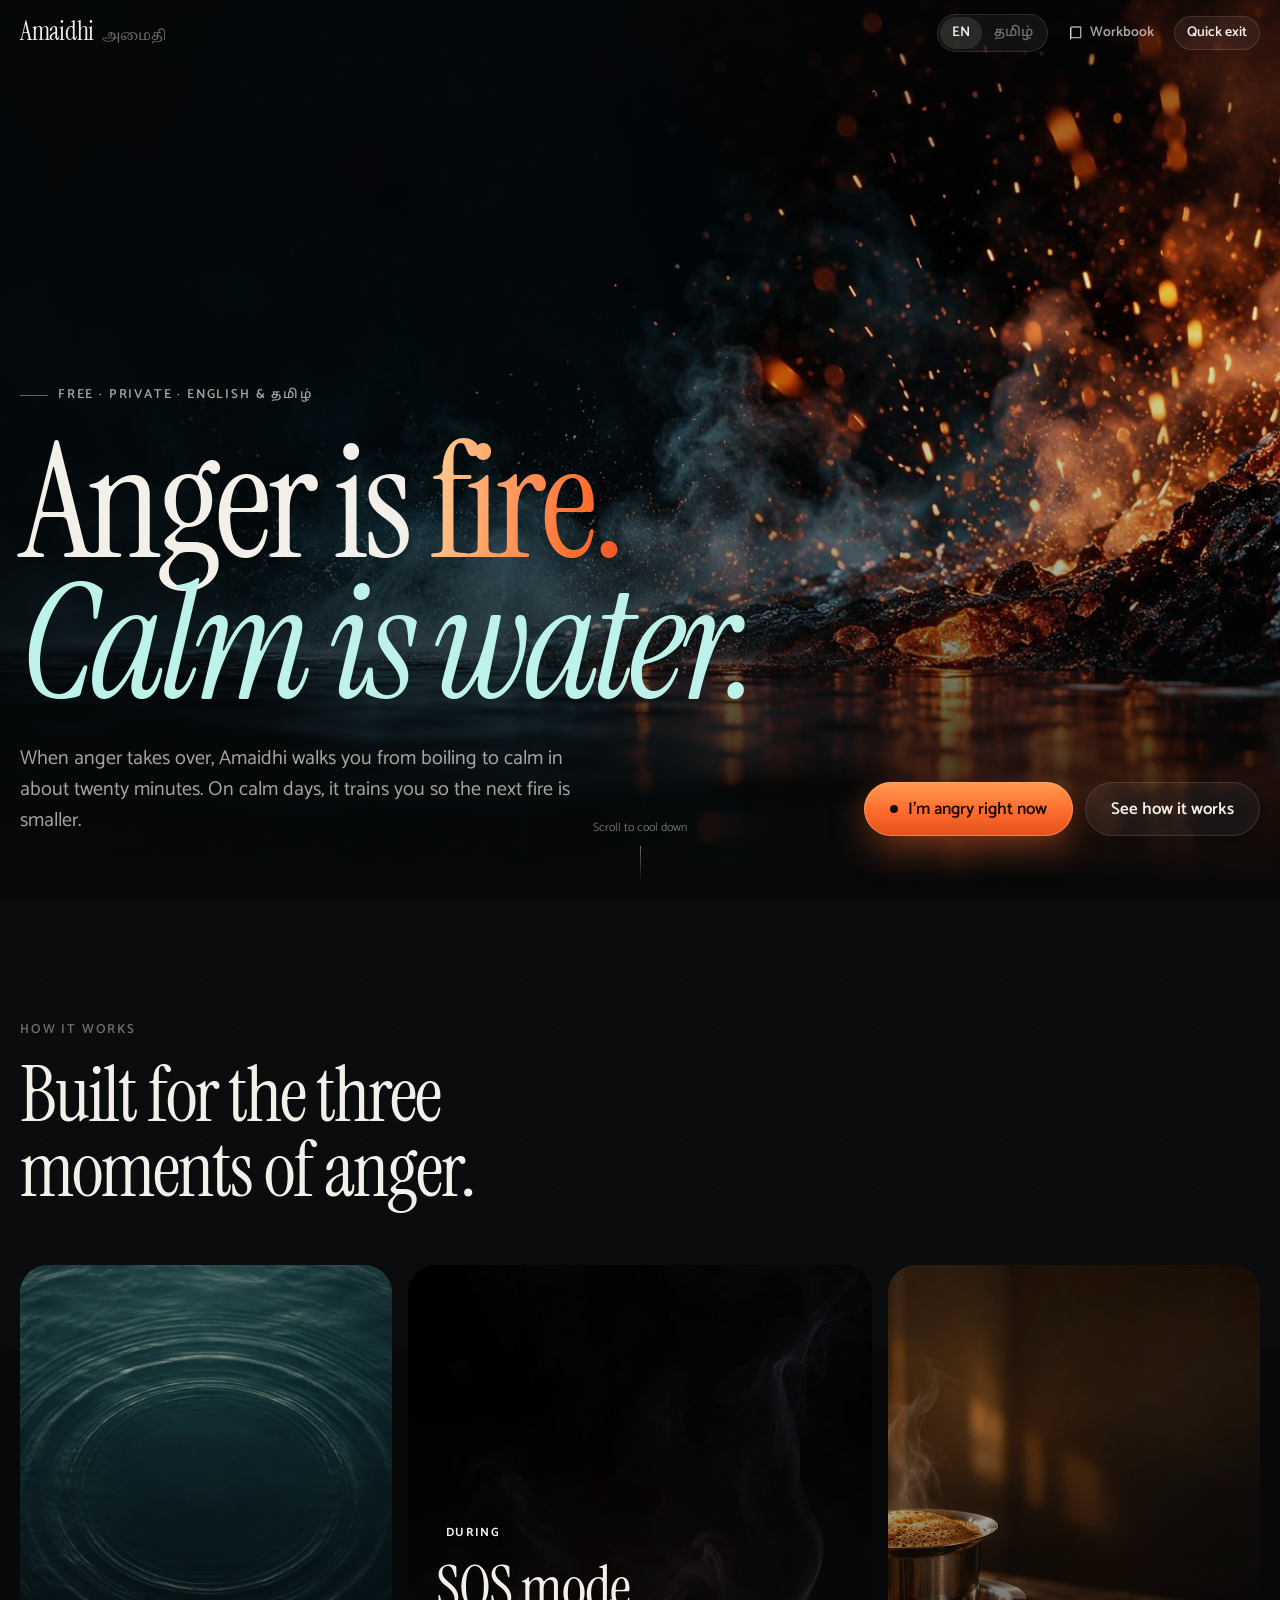
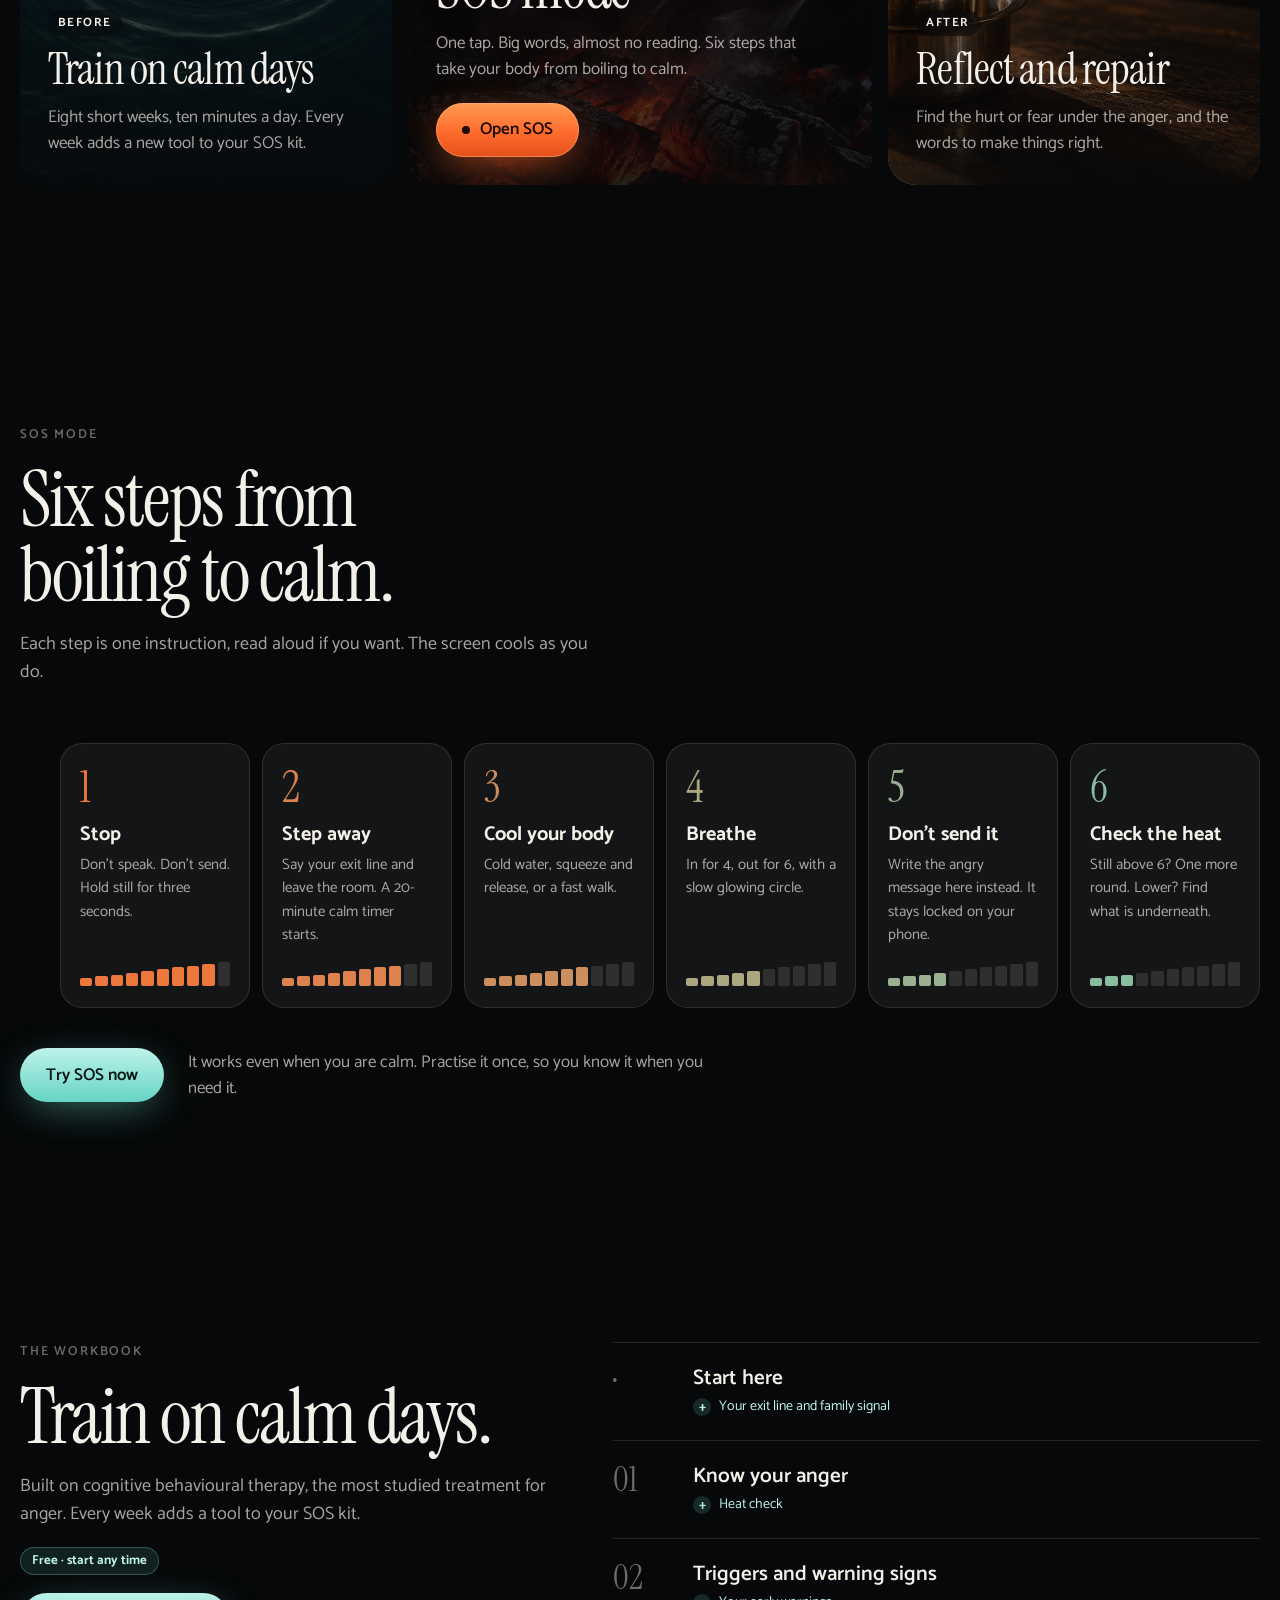
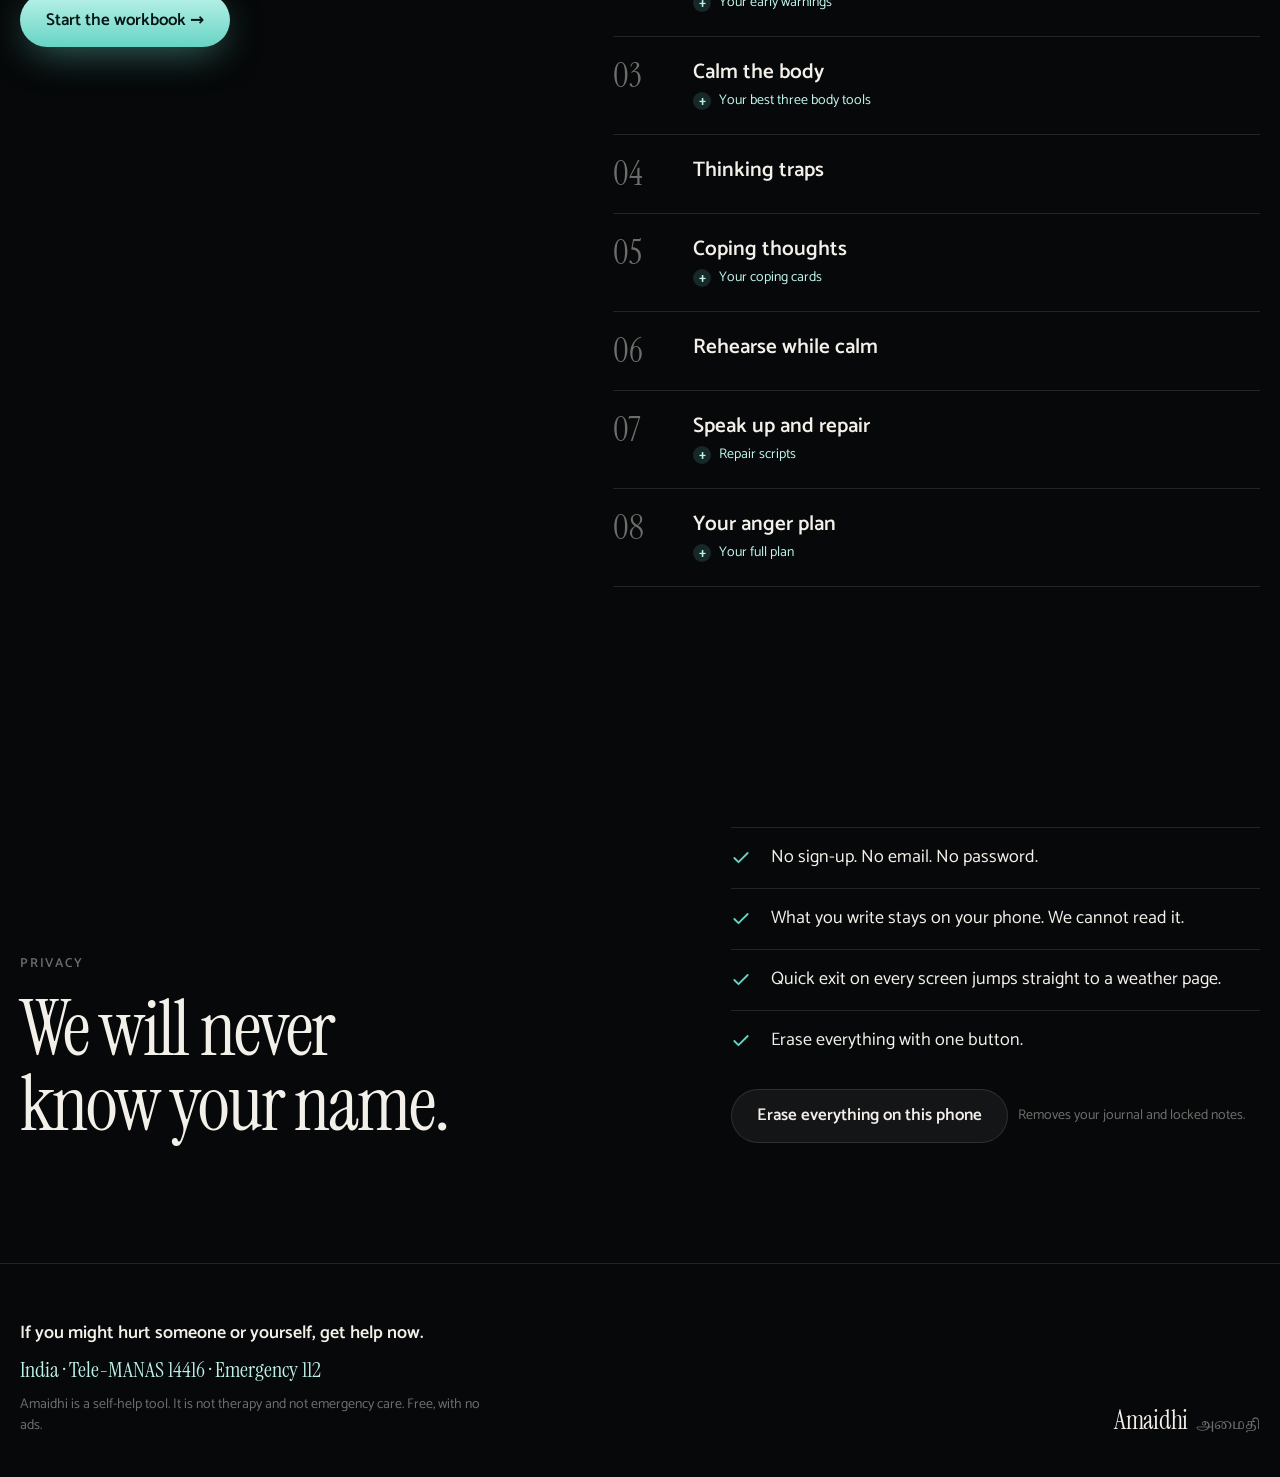
<file: index.html>
<!doctype html>
<html lang="en">
<head>
<meta charset="utf-8">
<meta name="viewport" content="width=device-width, initial-scale=1, viewport-fit=cover, interactive-widget=resizes-content">
<title>Amaidhi · அமைதி</title>
<meta name="description" content="A free, private anger workbook in English and Tamil. SOS mode walks you from boiling to calm in about twenty minutes.">
<meta name="theme-color" content="#060809">
<meta name="color-scheme" content="dark">
<meta property="og:title" content="Amaidhi · அமைதி">
<meta property="og:description" content="Anger is fire. Calm is water. A free, private anger workbook in English and Tamil.">
<meta property="og:image" content="assets/img/hero.jpg">
<link rel="preconnect" href="https://fonts.googleapis.com">
<link rel="preconnect" href="https://fonts.gstatic.com" crossorigin>
<link rel="stylesheet" href="https://fonts.googleapis.com/css2?family=Instrument+Serif:ital@0;1&family=Catamaran:wght@400;500;600;700&family=Noto+Serif+Tamil:wght@400;500;600&display=swap">
<link rel="stylesheet" href="assets/app.css">
<script>document.documentElement.classList.add('js');</script>
</head>
<body>
<div class="wash" aria-hidden="true"></div>
<canvas id="embers" aria-hidden="true"></canvas>
<div class="grain" aria-hidden="true"></div>

<header class="top" id="top"></header>
<main id="home"></main>
<main id="wb" hidden></main>
<footer class="foot" id="foot"></footer>

<div class="sos" id="sos" role="dialog" aria-modal="true" aria-labelledby="sos-title" hidden>
  <div class="sos-bg" aria-hidden="true">
    <div class="layer hot" data-on></div>
    <div class="layer cool"></div>
    <div class="layer photo" data-photo="stop"></div>
    <div class="layer photo" data-photo="away"></div>
    <div class="layer photo" data-photo="body"></div>
    <div class="layer photo" data-photo="breathe"></div>
    <video class="layer photo" data-photo="breathe-video" muted loop playsinline preload="none"></video>
    <div class="layer photo" data-photo="after"></div>
  </div>
  <div class="sos-top" id="sos-top"></div>
  <div class="sos-stage" id="sos-stage"></div>
</div>

<div class="toast" id="toast" role="status" aria-live="polite"></div>
<script src="assets/workbook.js"></script>
<script src="assets/app.js"></script>
</body>
</html>
</file>
<file: assets/app.css>
/* Amaidhi — "Anger is fire. Calm is water."
   Layout: one cinematic dark stage. Heat (ember) lives at the top of the page and at the start of SOS;
   as you scroll or move through SOS the whole stage cools toward water. */
:root {
  color-scheme: dark;
  --night: #060809;
  --night-2: #0b1113;
  --ink: #f3efe9;
  --mute: rgba(243, 239, 233, 0.68);
  --dim: rgba(243, 239, 233, 0.44);
  --line: rgba(243, 239, 233, 0.12);
  --glass: rgba(243, 239, 233, 0.06);
  --glass-2: rgba(243, 239, 233, 0.1);
  --ember: #ff6b2c;
  --ember-2: #ffb36b;
  --ember-deep: #b8311a;
  --water: #67d4c4;
  --water-2: #bdf2ea;
  --water-deep: #0b3a3f;
  --f-display: "Instrument Serif", "Noto Serif Tamil", Georgia, serif;
  --f-ui: "Catamaran", "Noto Sans Tamil", system-ui, -apple-system, "Segoe UI", sans-serif;
  --ease-out: cubic-bezier(0.23, 1, 0.32, 1);
  --ease-io: cubic-bezier(0.77, 0, 0.175, 1);
  --ease-drawer: cubic-bezier(0.32, 0.72, 0, 1);
  --ease-sine: cubic-bezier(0.37, 0, 0.63, 1);
  --gutter: max(20px, env(safe-area-inset-left, 0px));
  --gutter-r: max(20px, env(safe-area-inset-right, 0px));
}

* { box-sizing: border-box; }
[hidden] { display: none !important; }
html {
  -webkit-tap-highlight-color: transparent;
  -webkit-text-size-adjust: 100%;
  background: var(--night);
  scroll-behavior: smooth;
}
body {
  margin: 0;
  background: var(--night);
  color: var(--ink);
  font-family: var(--f-ui);
  font-size: 17px;
  line-height: 1.55;
  -webkit-font-smoothing: antialiased;
  overflow-x: hidden;
}
:lang(ta) body { line-height: 1.7; }
img { max-width: 100%; display: block; }
h1, h2, h3 { margin: 0; font-weight: 400; text-wrap: balance; }
p { margin: 0; }
a { color: inherit; }
button { font: inherit; color: inherit; cursor: pointer; }
button, a, [role="button"] { touch-action: manipulation; }
button, .btn, .chip { user-select: none; -webkit-user-select: none; }
textarea { font: inherit; font-size: 17px; }
:focus-visible { outline: 2px solid var(--water); outline-offset: 3px; border-radius: 6px; }
.sr { position: absolute; width: 1px; height: 1px; overflow: hidden; clip: rect(0 0 0 0); white-space: nowrap; }

/* ---------- ambient layers ---------- */
#embers {
  position: fixed; inset: 0; width: 100%; height: 100%;
  z-index: 1; pointer-events: none;
}
.wash {
  position: fixed; inset: 0; z-index: 0; pointer-events: none;
  background:
    radial-gradient(120% 80% at 20% 110%, rgba(255, 107, 44, 0.22), transparent 60%),
    radial-gradient(90% 60% at 85% -10%, rgba(184, 49, 26, 0.18), transparent 60%),
    var(--night);
}
.wash::after {
  content: ""; position: absolute; inset: 0;
  background:
    radial-gradient(120% 80% at 80% 110%, rgba(103, 212, 196, 0.16), transparent 60%),
    radial-gradient(90% 60% at 10% -10%, rgba(11, 58, 63, 0.5), transparent 60%),
    #05090a;
  opacity: var(--cool, 0);
}
.grain {
  position: fixed; inset: -50%; z-index: 2; pointer-events: none; opacity: 0.06;
  background-image: url("data:image/svg+xml;utf8,<svg xmlns='http://www.w3.org/2000/svg' width='160' height='160'><filter id='n'><feTurbulence type='fractalNoise' baseFrequency='0.9' numOctaves='2' stitchTiles='stitch'/></filter><rect width='100%' height='100%' filter='url(%23n)' opacity='0.9'/></svg>");
}

/* ---------- top bar ---------- */
.top {
  position: fixed; top: 0; left: 0; right: 0; z-index: 40;
  display: flex; align-items: center; gap: 10px;
  padding: calc(14px + env(safe-area-inset-top, 0px)) var(--gutter-r) 14px var(--gutter);
  transition: background-color 300ms ease, backdrop-filter 300ms ease;
}
.top[data-solid] {
  background: rgba(6, 8, 9, 0.62);
  -webkit-backdrop-filter: blur(18px) saturate(1.2);
  backdrop-filter: blur(18px) saturate(1.2);
  box-shadow: 0 1px 0 var(--line);
}
.brand { display: flex; align-items: baseline; gap: 8px; margin-right: auto; text-decoration: none; }
.brand b { font-family: var(--f-display); font-weight: 400; font-size: 26px; letter-spacing: -0.01em; line-height: 1; }
.brand span { font-family: "Noto Serif Tamil", serif; font-size: 14px; color: var(--dim); }
.navlink { display: inline-flex; align-items: center; gap: 6px; padding: 6px 10px; border-radius: 999px; font-size: 14px; font-weight: 600; color: var(--mute); text-decoration: none; }
.navlink svg { width: 16px; height: 16px; }
@media (max-width: 520px) { .navlink span { display: none; } }
@media (max-width: 440px) { .top { gap: 6px; } .brand span { display: none; } .lang button { padding: 5px 10px; } .qexit { padding: 6px 11px; } }
.lang { display: inline-flex; padding: 3px; border-radius: 999px; background: var(--glass); box-shadow: inset 0 0 0 1px var(--line); }
.lang button { border: 0; background: transparent; padding: 5px 12px; border-radius: 999px; font-size: 14px; font-weight: 600; color: var(--dim); transition: color 160ms ease, background-color 160ms ease; }
.lang button[aria-pressed="true"] { background: var(--glass-2); color: var(--ink); }
.qexit {
  display: inline-flex; align-items: center; gap: 6px; white-space: nowrap;
  padding: 6px 13px; border-radius: 999px; font-size: 14px; font-weight: 600; text-decoration: none;
  color: var(--ink); background: var(--glass); box-shadow: inset 0 0 0 1px var(--line);
}
.qexit svg { width: 14px; height: 14px; }

/* ---------- buttons ---------- */
.btn {
  position: relative; display: inline-flex; align-items: center; justify-content: center; gap: 10px;
  min-height: 54px; padding: 0 26px; border: 0; border-radius: 999px;
  font-size: 17px; font-weight: 600; text-decoration: none; white-space: nowrap;
  transition: transform 160ms var(--ease-out), background-color 200ms ease, box-shadow 200ms ease;
}
.btn:active { transform: scale(0.97); }
.btn-ember {
  color: #1a0904;
  background: linear-gradient(180deg, #ff9a52, var(--ember) 55%, #e2501c);
  box-shadow: 0 0 0 1px rgba(255, 180, 120, 0.5) inset, 0 10px 40px -8px rgba(255, 107, 44, 0.7);
}
.btn-ember .dot { width: 8px; height: 8px; border-radius: 50%; background: #1a0904; animation: beat 1.6s var(--ease-sine) infinite; }
@keyframes beat { 0%, 100% { opacity: 1; transform: scale(1); } 50% { opacity: 0.35; transform: scale(0.75); } }
.btn-water { color: #041513; background: linear-gradient(180deg, var(--water-2), var(--water)); box-shadow: 0 10px 40px -10px rgba(103, 212, 196, 0.6); }
.btn-ghost { color: var(--ink); background: var(--glass); box-shadow: inset 0 0 0 1px var(--line); }
.btn-quiet { color: var(--mute); background: transparent; min-height: 44px; padding: 0 14px; }

/* ---------- hero ---------- */
.hero {
  position: relative; z-index: 3; min-height: 100svh;
  display: grid; align-content: end;
  padding: calc(120px + env(safe-area-inset-top, 0px)) var(--gutter-r) 64px var(--gutter);
  overflow: hidden;
}
.hero-media { position: absolute; inset: 0; z-index: -1; }
.hero-media img, .hero-media video {
  position: absolute; inset: 0; width: 100%; height: 100%; object-fit: cover;
  opacity: 0; transition: opacity 1200ms ease;
}
.hero-media img { object-position: 62% 50%; }
.hero-media [data-ready] { opacity: 0.9; }
.hero-media video[data-ready] { opacity: 0.8; }
.hero-media::after {
  content: ""; position: absolute; inset: 0;
  background:
    linear-gradient(180deg, rgba(6, 8, 9, 0.55) 0%, rgba(6, 8, 9, 0) 30%, rgba(6, 8, 9, 0.2) 60%, var(--night) 100%),
    linear-gradient(90deg, rgba(6, 8, 9, 0.7) 0%, rgba(6, 8, 9, 0) 70%);
}
.hero-copy { max-width: 1240px; width: 100%; margin: 0 auto; display: grid; gap: 28px; }
.eyebrow {
  display: inline-flex; align-items: center; gap: 10px; justify-self: start;
  font-size: 13px; font-weight: 600; letter-spacing: 0.14em; text-transform: uppercase; color: var(--mute);
}
:lang(ta) .eyebrow { letter-spacing: 0.02em; text-transform: none; font-size: 14px; }
.eyebrow::before { content: ""; width: 28px; height: 1px; background: currentColor; opacity: 0.6; }
.hero-title {
  font-family: var(--f-display); font-size: clamp(64px, 12.5vw, 196px); line-height: 0.88; letter-spacing: -0.035em;
}
:lang(ta) .hero-title { font-size: clamp(46px, 8.6vw, 128px); line-height: 1.12; letter-spacing: -0.01em; font-weight: 500; }
.hero-title .w { display: inline-block; }
.hero-title .fire {
  background: linear-gradient(100deg, #ffd29a 0%, var(--ember) 35%, var(--ember-deep) 60%, var(--ember) 80%, #ffd29a 100%);
  background-size: 250% 100%;
  -webkit-background-clip: text; background-clip: text; color: transparent;
  animation: shimmer 7s linear infinite;
}
.hero-title em { font-style: italic; color: var(--water-2); }
@keyframes shimmer { to { background-position: -250% 0; } }
.hero-row { display: flex; flex-wrap: wrap; align-items: end; justify-content: space-between; gap: 28px 48px; }
.hero-sub { max-width: 46ch; font-size: clamp(17px, 1.6vw, 20px); color: var(--mute); }
.hero-cta { display: flex; flex-wrap: wrap; gap: 12px; }
.scroll-cue {
  position: absolute; left: 50%; bottom: 18px; transform: translateX(-50%);
  display: grid; justify-items: center; gap: 8px; font-size: 12px; letter-spacing: 0.12em; text-transform: uppercase; color: var(--dim);
}
:lang(ta) @media (max-width: 720px), (max-height: 640px) { .scroll-cue { display: none; } }
.scroll-cue { letter-spacing: 0; text-transform: none; }
.scroll-cue i { width: 1px; height: 36px; background: linear-gradient(var(--dim), transparent); transform-origin: top; animation: drip 2.4s var(--ease-io) infinite; }
@keyframes drip { 0% { transform: scaleY(0); opacity: 1; } 60% { transform: scaleY(1); opacity: 1; } 100% { transform: scaleY(1); opacity: 0; } }

/* load sequence: words rise out of blur, once */
[data-intro] .rise { animation: rise 900ms var(--ease-out) both; animation-delay: calc(var(--i, 0) * 70ms + 120ms); }
@keyframes rise { from { opacity: 0; transform: translateY(0.35em); filter: blur(10px); } }

/* ---------- sections ---------- */
.section { position: relative; z-index: 3; padding: 120px var(--gutter-r) 120px var(--gutter); }
.wrap { max-width: 1240px; margin: 0 auto; }
.kicker { font-size: 13px; font-weight: 600; letter-spacing: 0.14em; text-transform: uppercase; color: var(--dim); }
:lang(ta) .kicker { letter-spacing: 0.02em; text-transform: none; font-size: 14px; }
.h2 { font-family: var(--f-display); font-size: clamp(40px, 6vw, 88px); line-height: 0.98; letter-spacing: -0.025em; max-width: 16ch; }
:lang(ta) .h2 { font-size: clamp(32px, 4.4vw, 60px); line-height: 1.25; letter-spacing: 0; font-weight: 500; max-width: 22ch; }
.lede { max-width: 54ch; color: var(--mute); font-size: 18px; }
.head { display: grid; gap: 18px; margin-bottom: 56px; }

.reveal { opacity: 1; transform: none; }
.js .reveal:not([data-seen]) { opacity: 0; transform: translateY(24px); }
.js .reveal { transition: opacity 800ms var(--ease-out), transform 800ms var(--ease-out); }

/* three moments */
.moments { display: grid; grid-template-columns: 1fr 1.25fr 1fr; gap: 16px; align-items: stretch; }
@media (max-width: 900px) {
  .moments { grid-template-columns: none; grid-auto-flow: column; grid-auto-columns: 82%; overflow-x: auto; scroll-snap-type: x mandatory; overscroll-behavior-x: contain; margin: 0 calc(-1 * var(--gutter-r)) 0 calc(-1 * var(--gutter)); padding: 0 var(--gutter-r) 8px var(--gutter); scrollbar-width: none; }
  .moments::-webkit-scrollbar { display: none; }
  .moment { scroll-snap-align: center; }
}
.moment {
  position: relative; overflow: hidden; border-radius: 28px; min-height: 460px;
  display: grid; align-content: end; gap: 12px; padding: 28px;
  background: var(--tone); isolation: isolate;
}
.moment::before {
  content: ""; position: absolute; inset: 0; z-index: -1;
  background-image: var(--img, none); background-size: cover; background-position: center;
  opacity: 0.85; transform: scale(1.04); transition: transform 1200ms var(--ease-out);
}
.moment::after { content: ""; position: absolute; inset: 0; z-index: -1; background: linear-gradient(180deg, transparent 25%, rgba(6, 8, 9, 0.88) 100%); }
.moment .tag { justify-self: start; font-size: 12px; font-weight: 700; letter-spacing: 0.12em; text-transform: uppercase; padding: 4px 10px; border-radius: 999px; background: rgba(6, 8, 9, 0.45); -webkit-backdrop-filter: blur(8px); backdrop-filter: blur(8px); }
:lang(ta) .moment .tag { letter-spacing: 0; text-transform: none; }
.moment h3 { font-family: var(--f-display); font-size: clamp(34px, 3.4vw, 48px); line-height: 1; letter-spacing: -0.02em; }
:lang(ta) .moment h3 { font-size: clamp(26px, 2.4vw, 32px); line-height: 1.3; font-weight: 500; }
.moment p { color: var(--mute); max-width: 36ch; }
.moment.before { --tone: radial-gradient(120% 90% at 50% 0%, #12403f, #071214 70%); }
.moment.during { --tone: radial-gradient(120% 90% at 50% 100%, #8a2a12, #1a0805 70%); min-height: 520px; }
.moment.after { --tone: radial-gradient(120% 90% at 30% 10%, #5a3b1c, #120c07 70%); }
.moment.during h3 { font-size: clamp(44px, 4.6vw, 64px); }
.moment .go { justify-self: start; margin-top: 8px; }
@media (hover: hover) and (pointer: fine) {
  .moment:hover::before { transform: scale(1.08); }
  .btn-ghost:hover { background: var(--glass-2); }
  .qexit:hover { background: var(--glass-2); }
  .lang button:hover { color: var(--ink); }
  .btn-ember:hover { box-shadow: 0 0 0 1px rgba(255, 180, 120, 0.6) inset, 0 14px 50px -6px rgba(255, 107, 44, 0.85); }
  .btn-quiet:hover { color: var(--ink); }
  .chip:hover { background: var(--glass-2); }
}

/* six steps */
.steps { display: grid; grid-template-columns: repeat(6, minmax(0, 1fr)); gap: 12px; counter-reset: s; }
@media (max-width: 980px) { .steps { grid-template-columns: repeat(2, minmax(0, 1fr)); } }
@media (max-width: 520px) { .steps { grid-template-columns: minmax(0, 1fr); } }
.step {
  position: relative; display: grid; grid-template-rows: auto 1fr auto; gap: 14px;
  padding: 22px 20px; border-radius: 22px; background: var(--glass); box-shadow: inset 0 0 0 1px var(--line);
  min-height: 250px;
}
.step .n { font-family: var(--f-display); font-size: 44px; line-height: 1; color: var(--h); font-variant-numeric: tabular-nums; }
.step h3 { font-size: 20px; font-weight: 700; line-height: 1.2; margin-bottom: 6px; }
.step p { color: var(--mute); font-size: 15px; }
.heat { display: grid; grid-template-columns: repeat(10, 1fr); gap: 3px; align-items: end; height: 26px; }
.heat i { display: block; border-radius: 2px; background: var(--line); }
.heat i.on { background: var(--h); }
.steps-cta { margin-top: 40px; display: flex; flex-wrap: wrap; align-items: center; gap: 16px 24px; }
.steps-cta p { color: var(--mute); max-width: 52ch; }

/* weeks */
.weeks-grid { display: grid; grid-template-columns: minmax(0, 0.9fr) minmax(0, 1.1fr); gap: 64px; align-items: start; }
@media (max-width: 900px) { .weeks-grid { grid-template-columns: minmax(0, 1fr); gap: 40px; } }
.weeks-grid .head { position: sticky; top: 110px; margin: 0; }
.badge { justify-self: start; font-size: 13px; font-weight: 700; padding: 4px 12px; border-radius: 999px; color: var(--water-2); background: rgba(103, 212, 196, 0.12); box-shadow: inset 0 0 0 1px rgba(103, 212, 196, 0.3); }
.weeks { list-style: none; margin: 0; padding: 0; }
.week { display: grid; grid-template-columns: 64px minmax(0, 1fr); gap: 4px 16px; padding: 22px 0; border-top: 1px solid var(--line); color: inherit; text-decoration: none; transition: background-color 200ms ease; }
.weeks li:last-child .week { border-bottom: 1px solid var(--line); }
.weeks-grid .head .btn { justify-self: start; }
@media (hover: hover) and (pointer: fine) { .week:hover h3 { color: var(--water-2); } .navlink:hover { color: var(--ink); } }
.week .wn { font-family: var(--f-display); font-size: 34px; line-height: 1; color: var(--dim); font-variant-numeric: tabular-nums; grid-row: span 2; }
.week h3 { font-size: 21px; font-weight: 600; line-height: 1.3; }
.week .adds { display: inline-flex; align-items: center; gap: 8px; font-size: 14px; color: var(--water-2); }
.week .adds::before { content: "+"; display: inline-grid; place-items: center; width: 18px; height: 18px; border-radius: 50%; background: rgba(103, 212, 196, 0.16); font-weight: 700; font-size: 13px; }

/* privacy */
.privacy { display: grid; grid-template-columns: minmax(0, 1.1fr) minmax(0, 0.9fr); gap: 64px; align-items: end; }
@media (max-width: 900px) { .privacy { grid-template-columns: minmax(0, 1fr); gap: 36px; } }
.privacy .h2 { max-width: 13ch; }
.promises { list-style: none; margin: 0; padding: 0; display: grid; gap: 0; }
.promises li { display: grid; grid-template-columns: 28px minmax(0, 1fr); gap: 12px; padding: 16px 0; border-top: 1px solid var(--line); font-size: 18px; }
.promises svg { width: 20px; height: 20px; color: var(--water); margin-top: 4px; }
.erase { margin-top: 18px; display: flex; flex-wrap: wrap; gap: 10px; align-items: center; }
.erase .note { font-size: 14px; color: var(--dim); }

/* footer */
.foot { position: relative; z-index: 3; padding: 56px var(--gutter-r) calc(40px + env(safe-area-inset-bottom, 0px)) var(--gutter); border-top: 1px solid var(--line); }
.foot .wrap { display: grid; grid-template-columns: minmax(0, 1fr) auto; gap: 24px; align-items: end; }
@media (max-width: 720px) { .foot .wrap { grid-template-columns: minmax(0, 1fr); } }
.help { display: grid; gap: 6px; }
.help strong { font-size: 18px; font-weight: 600; }
.help .lines { font-size: 22px; font-family: var(--f-display); color: var(--water-2); user-select: text; font-variant-numeric: tabular-nums; }
.fine { font-size: 14px; color: var(--dim); max-width: 60ch; }

/* ---------- SOS ---------- */
body[data-sos] { overflow: hidden; }
body[data-sos] #embers { z-index: 61; }
.sos {
  position: fixed; inset: 0; z-index: 60; height: 100dvh;
  display: grid; grid-template-rows: auto minmax(0, 1fr); grid-template-columns: minmax(0, 1fr);
  opacity: 0; transform: scale(1.02);
  transition: opacity 260ms var(--ease-out), transform 420ms var(--ease-out);
  background: #0a0605;
}
.sos[data-open] { opacity: 1; transform: none; }
.sos-bg { position: absolute; inset: 0; overflow: hidden; }
.sos-bg .layer { position: absolute; inset: 0; opacity: 0; transition: opacity 1200ms ease; background-size: cover; background-position: center; }
.sos-bg .layer[data-on] { opacity: 1; }
.sos-bg .hot { background: radial-gradient(130% 90% at 50% 110%, #a8340f 0%, #3a0e05 45%, #0a0403 80%); }
.sos-bg .cool { background: radial-gradient(130% 90% at 50% 110%, #1f6f69 0%, #0a2a2d 45%, #040a0b 80%); opacity: var(--cool, 0); transition: opacity 1400ms ease; }
.sos-bg .photo { opacity: 0; }
.sos-bg video.layer { width: 100%; height: 100%; object-fit: cover; }
.sos-bg .photo[data-on] { opacity: 0.78; }
.sos-bg::after { content: ""; position: absolute; inset: 0; background: linear-gradient(180deg, rgba(0,0,0,0.45) 0%, rgba(0,0,0,0) 30%, rgba(0,0,0,0.25) 55%, rgba(0,0,0,0.75) 100%); }
.sos-top {
  position: relative; z-index: 62; display: flex; align-items: center; gap: 8px; min-width: 0;
  padding: calc(14px + env(safe-area-inset-top, 0px)) var(--gutter-r) 10px var(--gutter);
}
.icon-btn { display: inline-grid; place-items: center; width: 44px; height: 44px; border: 0; border-radius: 50%; background: rgba(0,0,0,0.28); box-shadow: inset 0 0 0 1px var(--line); -webkit-backdrop-filter: blur(10px); backdrop-filter: blur(10px); transition: transform 140ms var(--ease-out), background-color 200ms ease; }
.icon-btn:active { transform: scale(0.94); }
.icon-btn svg { width: 20px; height: 20px; }
.icon-btn[aria-pressed="true"] { background: rgba(103, 212, 196, 0.22); color: var(--water-2); }
.dots { display: flex; gap: 5px; margin: 0 auto; min-width: 0; }
.dots i { width: clamp(10px, 4vw, 22px); height: 4px; border-radius: 2px; background: rgba(243,239,233,0.2); transition: background-color 400ms ease; }
.dots i[data-on] { background: var(--ink); }
.timer { font-size: 15px; font-weight: 600; font-variant-numeric: tabular-nums; padding: 6px 12px; border-radius: 999px; background: rgba(0,0,0,0.28); box-shadow: inset 0 0 0 1px var(--line); }
.timer[hidden] { display: none; }

.sos-stage {
  position: relative; z-index: 62; overflow-y: auto; overscroll-behavior: contain;
  display: flex; flex-direction: column;
  padding: 12px var(--gutter-r) calc(28px + env(safe-area-inset-bottom, 0px)) var(--gutter);
}
/* Auto margins (not align-content) push short scenes down to thumb reach, but a tall scene
   simply starts at the top and scrolls; it can never overflow upward out of reach. */
.scene { margin-top: auto; }
@media (min-height: 760px) and (min-width: 700px) { .scene { margin-bottom: auto; } }
.scene { width: 100%; min-width: 0; max-width: 620px; margin-left: auto; margin-right: auto; flex-shrink: 0; display: grid; grid-template-columns: minmax(0, 1fr); gap: 22px; }
.scene > * { min-width: 0; }
.scene h2:focus { outline: none; } /* focus is moved here for screen readers only */
.scene .kick { font-size: 13px; font-weight: 700; letter-spacing: 0.14em; text-transform: uppercase; color: var(--mute); }
:lang(ta) .scene .kick { letter-spacing: 0; text-transform: none; font-size: 14px; }
.scene h2 { font-family: var(--f-display); font-size: clamp(64px, 17vw, 132px); line-height: 0.9; letter-spacing: -0.035em; }
:lang(ta) .scene h2 { font-size: clamp(36px, 9vw, 60px); line-height: 1.2; letter-spacing: 0; font-weight: 500; }
.scene .say { font-size: clamp(20px, 5.2vw, 26px); line-height: 1.45; color: rgba(243,239,233,0.86); max-width: 30ch; }
.scene blockquote { margin: 0; padding: 22px 24px; border-radius: 22px; background: rgba(0,0,0,0.3); box-shadow: inset 0 0 0 1px var(--line); font-family: var(--f-display); font-size: clamp(28px, 7vw, 40px); line-height: 1.15; }
:lang(ta) .scene blockquote { font-size: clamp(22px, 5.4vw, 28px); line-height: 1.45; }
.scene .actions { display: flex; flex-wrap: wrap; gap: 10px; align-items: center; }
.scene .actions .btn { flex: 1 1 auto; }

.hold {
  position: relative; overflow: hidden; width: 100%; min-height: 72px; border: 0; border-radius: 999px;
  background: rgba(0,0,0,0.32); box-shadow: inset 0 0 0 1px rgba(243,239,233,0.25);
  font-size: 19px; font-weight: 600; touch-action: none;
  transition: transform 160ms var(--ease-out);
}
.hold:active { transform: scale(0.98); }
.voice-row { display: flex; flex-wrap: wrap; align-items: center; gap: 8px 12px; }
.voice-chip { display: inline-flex; align-items: center; gap: 8px; background: rgba(0,0,0,0.3); }
.voice-chip svg { width: 18px; height: 18px; }
.voice-chip[aria-pressed="true"] { background: var(--water-2); color: #041513; }
.voice-hint { font-size: 14px; color: var(--mute); }
.hold .fill {
  position: absolute; inset: 0; border-radius: inherit;
  background: linear-gradient(90deg, var(--ember-deep), var(--ember) 60%, var(--ember-2));
  clip-path: inset(0 100% 0 0); transition: clip-path 200ms var(--ease-out);
}
.hold[data-holding] .fill { clip-path: inset(0 0 0 0); transition: clip-path 3s linear; }
.hold .lbl { position: relative; }
.hold[data-holding] .lbl { color: #1a0904; transition: color 600ms ease 1.2s; }

.cards { display: grid; grid-auto-flow: column; grid-auto-columns: 84%; gap: 12px; overflow-x: auto; scroll-snap-type: x mandatory; overscroll-behavior-x: contain; scrollbar-width: none; margin: 0 calc(-1 * var(--gutter-r)) 0 calc(-1 * var(--gutter)); padding: 0 var(--gutter-r) 4px var(--gutter); }
.cards::-webkit-scrollbar { display: none; }
@media (min-width: 700px) { .cards { grid-auto-flow: row; grid-template-columns: repeat(3, minmax(0, 1fr)); overflow: visible; margin: 0; padding: 0; } }
.card { scroll-snap-align: center; display: grid; gap: 10px; align-content: start; padding: 22px; border-radius: 24px; background: rgba(0,0,0,0.34); box-shadow: inset 0 0 0 1px var(--line); -webkit-backdrop-filter: blur(14px); backdrop-filter: blur(14px); min-height: 190px; }
.card .ic { width: 40px; height: 40px; border-radius: 12px; display: grid; place-items: center; background: rgba(103,212,196,0.16); color: var(--water-2); }
.card .ic svg { width: 22px; height: 22px; }
.card h3 { font-size: 21px; font-weight: 700; line-height: 1.2; }
.card p { color: var(--mute); }

.breath { display: grid; justify-items: center; gap: 18px; padding: 8px 0 4px; }
.orb-wrap { position: relative; width: min(64vw, 280px); aspect-ratio: 1; display: grid; place-items: center; }
.orb {
  width: 100%; height: 100%; border-radius: 50%;
  background:
    radial-gradient(circle at 34% 28%, rgba(255,255,255,0.75), rgba(255,255,255,0) 22%),
    radial-gradient(circle at 50% 55%, #9fe8dc 0%, #3d9e93 45%, #12464b 78%, #0a2a2d 100%);
  box-shadow: 0 0 80px rgba(103, 212, 196, 0.45), 0 0 200px rgba(103, 212, 196, 0.2), inset 0 -20px 60px rgba(4, 30, 32, 0.7);
  transform: scale(0.55); will-change: transform;
}
.orb-ring { position: absolute; inset: -14px; border-radius: 50%; box-shadow: inset 0 0 0 1px rgba(189, 242, 234, 0.25); }
.phase { font-family: var(--f-display); font-size: clamp(34px, 9vw, 48px); line-height: 1.1; min-height: 1.2em; text-align: center; transition: opacity 400ms ease, filter 400ms ease; }
:lang(ta) .phase { font-size: clamp(24px, 6.4vw, 32px); line-height: 1.4; }
.phase[data-swap] { opacity: 0; filter: blur(6px); }
.count { display: flex; gap: 8px; }
.count i { width: 9px; height: 9px; border-radius: 50%; background: rgba(243,239,233,0.2); transition: background-color 400ms ease, transform 400ms var(--ease-out); }
.count i[data-on] { background: var(--water-2); transform: scale(1.15); }
.later { opacity: 0; transform: translateY(8px); pointer-events: none; transition: opacity 500ms var(--ease-out), transform 500ms var(--ease-out); }
.later[data-show] { opacity: 1; transform: none; pointer-events: auto; }

.pad { width: 100%; min-height: 150px; resize: vertical; padding: 18px 20px; border: 0; border-radius: 22px; color: var(--ink); background: rgba(0,0,0,0.34); box-shadow: inset 0 0 0 1px var(--line); line-height: 1.5; transition: opacity 500ms var(--ease-out), transform 500ms var(--ease-out), filter 500ms var(--ease-out); }
.pad::placeholder { color: var(--dim); }
.pad[data-sealed] { opacity: 0; transform: translateY(-16px) scale(0.96); filter: blur(10px); }

.therm { display: grid; grid-template-columns: repeat(10, minmax(0, 1fr)); gap: 6px; align-items: end; height: 150px; }
.therm button {
  --h: var(--water);
  height: var(--ht); border: 0; border-radius: 10px; padding: 0 0 8px; display: grid; align-content: end; justify-items: center;
  background: rgba(243,239,233,0.08); box-shadow: inset 0 0 0 1px var(--line); color: var(--mute);
  font-weight: 700; font-size: 15px; font-variant-numeric: tabular-nums;
  transition: background-color 220ms ease, color 220ms ease, transform 140ms var(--ease-out);
}
.therm button:active { transform: scale(0.94); }
.therm button[data-fill] { background: var(--h); color: #120805; box-shadow: none; }
.therm-scale { display: flex; justify-content: space-between; font-size: 14px; color: var(--mute); }
.verdict { font-size: 20px; min-height: 1.5em; }

.chips { display: flex; flex-wrap: wrap; gap: 8px; }
.chip { border: 0; padding: 10px 16px; border-radius: 999px; font-size: 16px; font-weight: 600; background: var(--glass); box-shadow: inset 0 0 0 1px var(--line); transition: background-color 180ms ease, color 180ms ease, transform 140ms var(--ease-out); }
.chip:active { transform: scale(0.96); }
.chip[aria-pressed="true"] { background: var(--ink); color: var(--night); box-shadow: none; }

.stats { display: grid; grid-template-columns: repeat(3, minmax(0, 1fr)); gap: 10px; }
.stat { padding: 16px; border-radius: 20px; background: rgba(0,0,0,0.3); box-shadow: inset 0 0 0 1px var(--line); }
.stat b { display: block; font-family: var(--f-display); font-size: 44px; font-weight: 400; line-height: 1; font-variant-numeric: tabular-nums; }
.stat span { font-size: 14px; color: var(--mute); }

/* ---------- toast ---------- */
.toast {
  position: fixed; left: 50%; bottom: calc(24px + env(safe-area-inset-bottom, 0px)); z-index: 100;
  max-width: calc(100% - 40px); padding: 12px 20px; border-radius: 999px;
  background: var(--ink); color: var(--night); font-weight: 600; font-size: 15px; text-align: center;
  transform: translate(-50%, 160%); opacity: 0; pointer-events: none;
  transition: transform 300ms var(--ease-out), opacity 220ms ease;
}
.toast[data-show] { transform: translate(-50%, 0); opacity: 1; }

/* ---------- reduced motion: fewer, gentler ---------- */
@media (prefers-reduced-motion: reduce) {
  html { scroll-behavior: auto; }
  [data-intro] .rise { animation: fadeonly 400ms ease both; }
  @keyframes fadeonly { from { opacity: 0; } }
  .hero-title .fire, .btn-ember .dot, .scroll-cue i { animation: none; }
  .js .reveal:not([data-seen]) { transform: none; }
  .sos { transform: none; }
  .orb { transition: none !important; transform: scale(0.8) !important; }
  .moment::before { transition: none; }
  .pad[data-sealed] { transform: none; filter: none; }
}

/* phones: the scroll hint would collide with the buttons */
@media (max-width: 720px), (max-height: 640px) { .scroll-cue { display: none; } }

/* ---------- SOS: personal pieces from the workbook ---------- */
.mine { padding: 14px 18px; border-radius: 18px; background: rgba(0,0,0,0.32); box-shadow: inset 0 0 0 1px var(--line); display: grid; gap: 4px; }
.mine span { font-size: 12px; font-weight: 700; letter-spacing: 0.12em; text-transform: uppercase; color: var(--mute); }
:lang(ta) .mine span { letter-spacing: 0; text-transform: none; font-size: 13px; }
.mine p { font-family: var(--f-display); font-size: 22px; line-height: 1.3; }
:lang(ta) .mine p { font-size: 18px; line-height: 1.55; }
.mine-signs { font-size: 15px; color: var(--mute); }
.mine-signs span { color: var(--ink); font-weight: 600; }
.anchor-note { font-size: 16px; color: var(--mute); }
.anchor-note b { color: var(--ink); }

/* ---------- workbook ---------- */
#wb { position: relative; z-index: 3; padding: calc(96px + env(safe-area-inset-top, 0px)) var(--gutter-r) calc(120px + env(safe-area-inset-bottom, 0px)) var(--gutter); }
.wb-wrap { max-width: 760px; margin: 0 auto; display: grid; gap: 56px; }
/* every workbook grid column is capped at the screen width; long rows scroll inside themselves */
.wb-wrap, .wb-hero, .wb-sec, .learn, .lesson, .wb-block, .rec, .ci, .kit, .wb-field { grid-template-columns: minmax(0, 1fr); }
.wb-wrap > *, .wb-sec > *, .wb-block > *, .wb-hero > * { min-width: 0; }
.wb-steps { display: flex; gap: 6px; overflow-x: auto; scrollbar-width: none; margin-bottom: -24px; }
.wb-steps::-webkit-scrollbar { display: none; }
.wb-step { flex: 0 0 auto; display: grid; place-items: center; width: 38px; height: 38px; border-radius: 50%; text-decoration: none; font-weight: 700; font-size: 15px; color: var(--mute); box-shadow: inset 0 0 0 1px var(--line); font-variant-numeric: tabular-nums; transition: background-color 200ms ease, color 200ms ease; }
.wb-step[data-done] { background: rgba(103,212,196,0.16); color: var(--water-2); box-shadow: none; }
.wb-step[aria-current="page"] { background: var(--ink); color: var(--night); box-shadow: none; }
.wb-hero { display: grid; gap: 16px; }
.wb-hero h1 { font-family: var(--f-display); font-size: clamp(48px, 9vw, 88px); line-height: 0.95; letter-spacing: -0.03em; font-weight: 400; }
:lang(ta) .wb-hero h1 { font-size: clamp(32px, 6.5vw, 56px); line-height: 1.25; letter-spacing: 0; font-weight: 500; }
.wb-hero .lede { font-size: 19px; }
.wb-hero .btn { justify-self: start; }
.wb-sec { display: grid; gap: 22px; }
.wb-kick { display: flex; align-items: center; justify-content: space-between; gap: 12px; padding-bottom: 12px; border-bottom: 1px solid var(--line); font-family: var(--f-ui); font-size: 13px; font-weight: 700; letter-spacing: 0.14em; text-transform: uppercase; color: var(--water-2); }
:lang(ta) .wb-kick { letter-spacing: 0; text-transform: none; font-size: 15px; }
.saved-flag { font-size: 12px; font-weight: 600; letter-spacing: 0; text-transform: none; color: var(--mute); opacity: 0; transition: opacity 300ms ease; }
.saved-flag[data-on] { opacity: 1; }
.hint { font-size: 15px; color: var(--mute); }
.ok { color: var(--water-2); font-weight: 600; }

.learn { display: grid; gap: 28px; }
.lesson { display: grid; gap: 8px; }
.lesson h3 { font-family: var(--f-display); font-size: clamp(26px, 4vw, 34px); line-height: 1.1; letter-spacing: -0.01em; }
:lang(ta) .lesson h3 { font-size: clamp(21px, 3.4vw, 26px); line-height: 1.4; font-weight: 500; }
.lesson p { color: var(--mute); font-size: 18px; max-width: 62ch; }
.cycle { list-style: none; margin: 10px 0 0; padding: 0; display: grid; gap: 0; }
.cycle li { position: relative; display: grid; grid-template-columns: 110px minmax(0, 1fr); gap: 14px; padding: 12px 0 12px 22px; border-left: 2px solid var(--h); }
.cycle li::before { content: ""; position: absolute; left: -7px; top: 18px; width: 12px; height: 12px; border-radius: 50%; background: var(--h); }
.cycle b { color: var(--h); }
.cycle span { color: var(--mute); }
@media (max-width: 520px) { .cycle li { grid-template-columns: minmax(0, 1fr); gap: 2px; } }
.scale { display: grid; grid-template-columns: repeat(10, minmax(0, 1fr)); gap: 4px; margin-top: 6px; }
.scale i { display: grid; place-items: center; height: 30px; border-radius: 6px; font-style: normal; font-weight: 700; font-size: 13px; color: #0b0f10; }
.traps, .styles { list-style: none; margin: 8px 0 0; padding: 0; display: grid; grid-template-columns: repeat(2, minmax(0, 1fr)); gap: 10px; }
.styles { grid-template-columns: repeat(3, minmax(0, 1fr)); }
@media (max-width: 620px) { .traps, .styles { grid-template-columns: minmax(0, 1fr); } }
.traps li, .styles li { display: grid; gap: 4px; padding: 14px 16px; border-radius: 16px; background: var(--glass); box-shadow: inset 0 0 0 1px var(--line); }
.traps b, .styles b { font-weight: 700; }
.traps span, .styles span { color: var(--mute); font-size: 15px; }
.styles li[data-k="0"] b { color: var(--ember-2); }
.styles li[data-k="2"] { box-shadow: inset 0 0 0 1px rgba(103,212,196,0.45); }
.styles li[data-k="2"] b { color: var(--water-2); }

.wb-block { display: grid; gap: 14px; }
.wb-block + .wb-block { padding-top: 24px; border-top: 1px dashed var(--line); }
.wb-block h3 { font-size: 21px; font-weight: 700; line-height: 1.3; }
.wb-field { display: grid; gap: 8px; }
.wb-field > span { font-weight: 600; font-size: 16px; }
.wb-field textarea, .wb-input {
  width: 100%; border: 0; border-radius: 16px; padding: 14px 16px; color: var(--ink); font: inherit; font-size: 17px; line-height: 1.5;
  background: rgba(0,0,0,0.32); box-shadow: inset 0 0 0 1px var(--line); resize: vertical; transition: box-shadow 160ms ease;
}
.wb-field textarea:focus, .wb-input:focus { outline: none; box-shadow: inset 0 0 0 1.5px var(--water); }
.wb-field textarea::placeholder, .wb-input::placeholder { color: var(--dim); }
select.wb-input { appearance: none; -webkit-appearance: none; }
.yn { display: grid; gap: 10px; }
.seg { display: flex; flex-wrap: wrap; gap: 6px; }
.seg button { border: 0; padding: 9px 14px; border-radius: 999px; font-size: 15px; font-weight: 600; background: var(--glass); box-shadow: inset 0 0 0 1px var(--line); color: var(--mute); transition: background-color 160ms ease, color 160ms ease, transform 140ms var(--ease-out); }
.seg button:active { transform: scale(0.96); }
.seg button[aria-pressed="true"] { background: var(--ink); color: var(--night); box-shadow: none; }
.help-card { padding: 16px 18px; border-radius: 16px; background: rgba(255,107,44,0.12); box-shadow: inset 0 0 0 1px rgba(255,107,44,0.35); }
.ci { display: grid; gap: 18px; }
.ci-q { border: 0; margin: 0; padding: 0; display: grid; gap: 10px; }
.ci-q legend { font-weight: 600; margin-bottom: 10px; }
.ci-score { font-family: var(--f-display); font-size: 30px; }
.ci-compare b { display: block; font-family: var(--f-display); font-size: 30px; font-weight: 400; color: var(--water-2); }
.promise blockquote { margin: 0; padding: 18px 20px; border-radius: 18px; background: var(--glass); box-shadow: inset 0 0 0 1px var(--line); font-family: var(--f-display); font-size: 24px; line-height: 1.3; }
:lang(ta) .promise blockquote { font-size: 19px; line-height: 1.6; }
.promise .btn, .wb-block > .btn, .rec .btn { justify-self: start; }
.anchor-row { display: grid; grid-template-columns: 44px minmax(0, 1fr); gap: 12px; align-items: start; }
.anchor-row .num, .ladder .num { display: grid; place-items: center; width: 44px; height: 44px; border-radius: 12px; font-weight: 800; color: #0b0f10; margin-top: 30px; }
.tool-grid { display: grid; grid-template-columns: repeat(3, minmax(0, 1fr)); gap: 10px; }
@media (max-width: 620px) { .tool-grid { grid-template-columns: repeat(2, minmax(0, 1fr)); } }
.tool { position: relative; display: grid; align-content: start; gap: 8px; text-align: left; border: 0; padding: 16px; border-radius: 18px; background: var(--glass); box-shadow: inset 0 0 0 1px var(--line); transition: background-color 180ms ease, box-shadow 180ms ease, transform 140ms var(--ease-out); }
.tool:active { transform: scale(0.98); }
.tool[aria-pressed="true"] { background: rgba(103,212,196,0.12); box-shadow: inset 0 0 0 1.5px var(--water); }
.tool .ic { width: 34px; height: 34px; border-radius: 10px; display: grid; place-items: center; background: rgba(103,212,196,0.14); color: var(--water-2); }
.tool .ic svg { width: 20px; height: 20px; }
.tool b { font-size: 16px; }
.tool .d { font-size: 14px; color: var(--mute); }
.tool .rank { position: absolute; top: 12px; right: 12px; width: 26px; height: 26px; border-radius: 50%; display: grid; place-items: center; background: var(--water); color: #041513; font-weight: 800; font-size: 14px; }
.rec { display: grid; gap: 14px; }
.entries { list-style: none; margin: 8px 0 0; padding: 0; display: grid; }
.entries li { display: grid; gap: 4px; padding: 14px 0; border-top: 1px solid var(--line); }
.entries time { font-size: 13px; color: var(--dim); }
.entries .lvl { justify-self: start; }
.entries .dim { color: var(--mute); font-size: 15px; }
.entries .hot { color: var(--ember-2); }
.entries .cool { color: var(--water-2); }
.entries .btn { justify-self: start; }
.entries details summary { cursor: pointer; color: var(--water-2); font-weight: 600; }
.sealed-text { margin-top: 8px; white-space: pre-wrap; }
.lvl { --h: var(--water); display: inline-grid; place-items: center; min-width: 2.2em; height: 1.6em; border-radius: 6px; background: var(--h); color: #0b0f10; font-weight: 700; font-size: 13px; font-variant-numeric: tabular-nums; }
.chips.suggest .chip { font-weight: 500; font-size: 15px; text-align: left; }
.cope-cards { display: grid; grid-template-columns: repeat(2, minmax(0, 1fr)); gap: 10px; }
@media (max-width: 620px) { .cope-cards { grid-template-columns: minmax(0, 1fr); } }
.cope-card { display: grid; gap: 6px; padding: 14px; border-radius: 18px; background: rgba(0,0,0,0.3); box-shadow: inset 0 0 0 1px var(--line); }
.cope-card span { font-size: 12px; font-weight: 700; color: var(--mute); letter-spacing: 0.1em; text-transform: uppercase; }
.cope-card textarea { border: 0; background: transparent; color: var(--ink); font-family: var(--f-display); font-size: 21px; line-height: 1.3; resize: none; padding: 0; }
:lang(ta) .cope-card textarea { font-size: 17px; line-height: 1.6; }
.cope-card textarea:focus { outline: none; }
.ladder { list-style: none; margin: 0; padding: 0; display: grid; gap: 10px; }
.ladder li { display: grid; grid-template-columns: 44px minmax(0, 1fr); gap: 4px 12px; }
.ladder .num { background: var(--h); margin-top: 0; }
.ladder textarea { width: 100%; border: 0; border-radius: 14px; padding: 12px 14px; color: var(--ink); font: inherit; background: rgba(0,0,0,0.3); box-shadow: inset 0 0 0 1px var(--line); resize: vertical; }
.ladder textarea:focus { outline: none; box-shadow: inset 0 0 0 1.5px var(--water); }
.rung-act { grid-column: 2; display: flex; align-items: center; gap: 10px; }
.btn.small { min-height: 38px; padding: 0 16px; font-size: 15px; }
.reh { display: grid; gap: 14px; padding: 22px; border-radius: 22px; background: rgba(11,58,63,0.55); box-shadow: inset 0 0 0 1px rgba(103,212,196,0.3); }
.reh .kick { font-size: 13px; font-weight: 700; color: var(--water-2); }
.reh-scene { color: var(--mute); }
.reh-text { font-family: var(--f-display); font-size: 26px; line-height: 1.3; }
:lang(ta) .reh-text { font-size: 20px; line-height: 1.6; }
.reh .btn { justify-self: start; }
.triple { display: grid; grid-template-columns: repeat(3, minmax(0, 1fr)); gap: 10px; }
@media (max-width: 620px) { .triple { grid-template-columns: minmax(0, 1fr); } }
.preview { padding: 16px 18px; border-radius: 16px; background: var(--glass); box-shadow: inset 0 0 0 1px rgba(103,212,196,0.3); font-family: var(--f-display); font-size: 21px; line-height: 1.4; }
:lang(ta) .preview { font-size: 17px; line-height: 1.65; }
.preview span { display: block; font-family: var(--f-ui); font-size: 12px; font-weight: 700; letter-spacing: 0.1em; text-transform: uppercase; color: var(--water-2); margin-bottom: 6px; }
.wb-block .wb-input + .wb-input { margin-top: -4px; }
.plan-list { margin: 0; display: grid; }
.plan-row { display: grid; grid-template-columns: 200px minmax(0, 1fr); gap: 16px; padding: 14px 0; border-top: 1px solid var(--line); }
@media (max-width: 620px) { .plan-row { grid-template-columns: minmax(0, 1fr); gap: 4px; } }
.plan-row dt { font-size: 14px; font-weight: 700; color: var(--water-2); }
.plan-row dd { margin: 0; }
.plan-row .empty { color: var(--dim); }

.practice { font-size: 18px; max-width: 62ch; }
.days { display: grid; grid-template-columns: repeat(7, minmax(0, 1fr)); gap: 8px; max-width: 440px; }
.day { border: 0; aspect-ratio: 1; border-radius: 50%; display: grid; place-items: center; font-weight: 700; font-size: 14px; color: var(--mute); background: var(--glass); box-shadow: inset 0 0 0 1px var(--line); transition: background-color 180ms ease, color 180ms ease, transform 140ms var(--ease-out); }
.day:active { transform: scale(0.92); }
.day[aria-pressed="true"] { background: var(--water); color: #041513; box-shadow: none; }
.hc { display: grid; gap: 12px; }
.hc-row { display: grid; grid-template-columns: repeat(10, minmax(0, 1fr)); gap: 5px; }
.hc-row button { --h: var(--water); border: 0; height: 44px; border-radius: 10px; font-weight: 700; font-size: 15px; color: var(--ink); background: color-mix(in oklch, var(--h) 22%, transparent); box-shadow: inset 0 0 0 1px var(--line); font-variant-numeric: tabular-nums; transition: background-color 160ms ease, transform 140ms var(--ease-out); }
.hc-row button:active { transform: scale(0.94); }
.hc-row button[aria-pressed="true"] { background: var(--h); color: #0b0f10; }
.chart { margin: 8px 0 0; display: grid; gap: 10px; }
.chart figcaption { font-size: 14px; color: var(--mute); }
.chart .bars { display: grid; grid-template-columns: repeat(7, minmax(0, 1fr)); gap: 8px; height: 140px; align-items: end; }
.chart .col { position: relative; height: 100%; display: grid; grid-template-rows: 1fr auto; justify-items: center; gap: 6px; }
.chart .col i { align-self: end; width: 100%; max-width: 36px; border-radius: 6px 6px 3px 3px; }
.chart .col span { font-size: 12px; color: var(--dim); }
.chart .col b { position: absolute; top: 0; font-size: 12px; font-weight: 600; color: var(--mute); font-variant-numeric: tabular-nums; }
.sos-adds { display: grid; grid-template-columns: 40px minmax(0, 1fr); gap: 14px; padding: 20px; border-radius: 22px; background: linear-gradient(135deg, rgba(255,107,44,0.10), rgba(103,212,196,0.12)); box-shadow: inset 0 0 0 1px var(--line); }
.adds-ic { width: 40px; height: 40px; border-radius: 12px; display: grid; place-items: center; background: rgba(103,212,196,0.18); color: var(--water-2); }
.adds-ic svg { width: 20px; height: 20px; }
.sos-adds p { font-size: 17px; }
.sos-adds .adds-val { margin-top: 8px; color: var(--water-2); font-family: var(--f-display); font-size: 20px; line-height: 1.4; }
:lang(ta) .sos-adds .adds-val { font-size: 16px; line-height: 1.7; }
.sos-adds .link { display: inline-block; margin-top: 10px; color: var(--ember-2); font-weight: 700; text-decoration: none; }
.wb-end { display: flex; flex-wrap: wrap; gap: 12px; align-items: center; padding-top: 8px; }
.prog { display: grid; grid-template-columns: repeat(9, minmax(0, 1fr)); gap: 5px; max-width: 460px; }
.prog i { height: 6px; border-radius: 3px; background: var(--line); }
.prog i[data-on] { background: var(--water); }
.weeks.big .week h3 { font-family: var(--f-display); font-size: clamp(26px, 4vw, 34px); font-weight: 400; line-height: 1.15; }
:lang(ta) .weeks.big .week h3 { font-family: var(--f-ui); font-size: 21px; font-weight: 600; line-height: 1.4; }
.weeks.big .week .adds { color: var(--mute); }
.weeks.big .week .adds::before { display: none; }
.two-col { grid-template-columns: repeat(2, minmax(0, 1fr)); gap: 40px; }
@media (max-width: 720px) { .two-col { grid-template-columns: minmax(0, 1fr); } }
.kit { display: grid; gap: 12px; align-content: start; }
.kit ul { list-style: none; margin: 0; padding: 0; display: grid; }
.kit li { display: flex; align-items: center; gap: 10px; padding: 10px 0; border-top: 1px solid var(--line); color: var(--mute); }
.kit li[data-on] { color: var(--ink); }
.kit li .dot { width: 8px; height: 8px; border-radius: 50%; background: var(--line); flex-shrink: 0; }
.kit li[data-on] .dot { background: var(--water); }
.kit li em { margin-left: auto; font-style: normal; font-size: 14px; color: var(--dim); }
.kit li[data-on] em { color: var(--water-2); }
.kit .actions { display: flex; flex-wrap: wrap; gap: 8px; }
.kit .btn { justify-self: start; }
.btn.file { cursor: pointer; }
.wb-audio { display: grid; grid-template-columns: 52px minmax(0, 1fr) auto; align-items: center; gap: 14px; padding: 10px 16px 10px 10px; border-radius: 999px; background: rgba(0,0,0,0.35); box-shadow: inset 0 0 0 1px var(--line); max-width: 460px; }
.wb-audio .play { width: 52px; height: 52px; border: 0; border-radius: 50%; display: grid; place-items: center; background: var(--water); color: #041513; transition: transform 140ms var(--ease-out); }
.wb-audio .play:active { transform: scale(0.94); }
.wb-audio .play svg { width: 22px; height: 22px; }
.wb-audio .bar { height: 6px; border-radius: 3px; background: var(--line); overflow: hidden; cursor: pointer; }
.wb-audio .bar i { display: block; height: 100%; background: var(--water-2); transform-origin: left; transform: scaleX(0); }
.wb-audio .time { font-size: 14px; color: var(--mute); font-variant-numeric: tabular-nums; }
.fab {
  position: fixed; right: max(18px, env(safe-area-inset-right, 0px)); bottom: calc(18px + env(safe-area-inset-bottom, 0px)); z-index: 30;
  display: inline-flex; align-items: center; gap: 8px; padding: 0 20px; height: 52px; border-radius: 999px; text-decoration: none; font-weight: 800; letter-spacing: 0.06em;
  color: #1a0904; background: linear-gradient(180deg, #ff9a52, var(--ember) 55%, #e2501c); box-shadow: 0 0 0 1px rgba(255,180,120,0.5) inset, 0 10px 34px -8px rgba(255,107,44,0.75);
  transition: transform 160ms var(--ease-out);
}
.fab:active { transform: scale(0.96); }
.fab .dot { width: 8px; height: 8px; border-radius: 50%; background: #1a0904; animation: beat 1.6s var(--ease-sine) infinite; }
@media (prefers-reduced-motion: reduce) { .fab .dot { animation: none; } }

/* long Tamil labels (e.g. "Next: <week title>") wrap instead of pushing the page wider */
.wb-wrap .btn, .scene .btn { white-space: normal; max-width: 100%; height: auto; padding-block: 12px; text-align: center; line-height: 1.35; }
</file>
